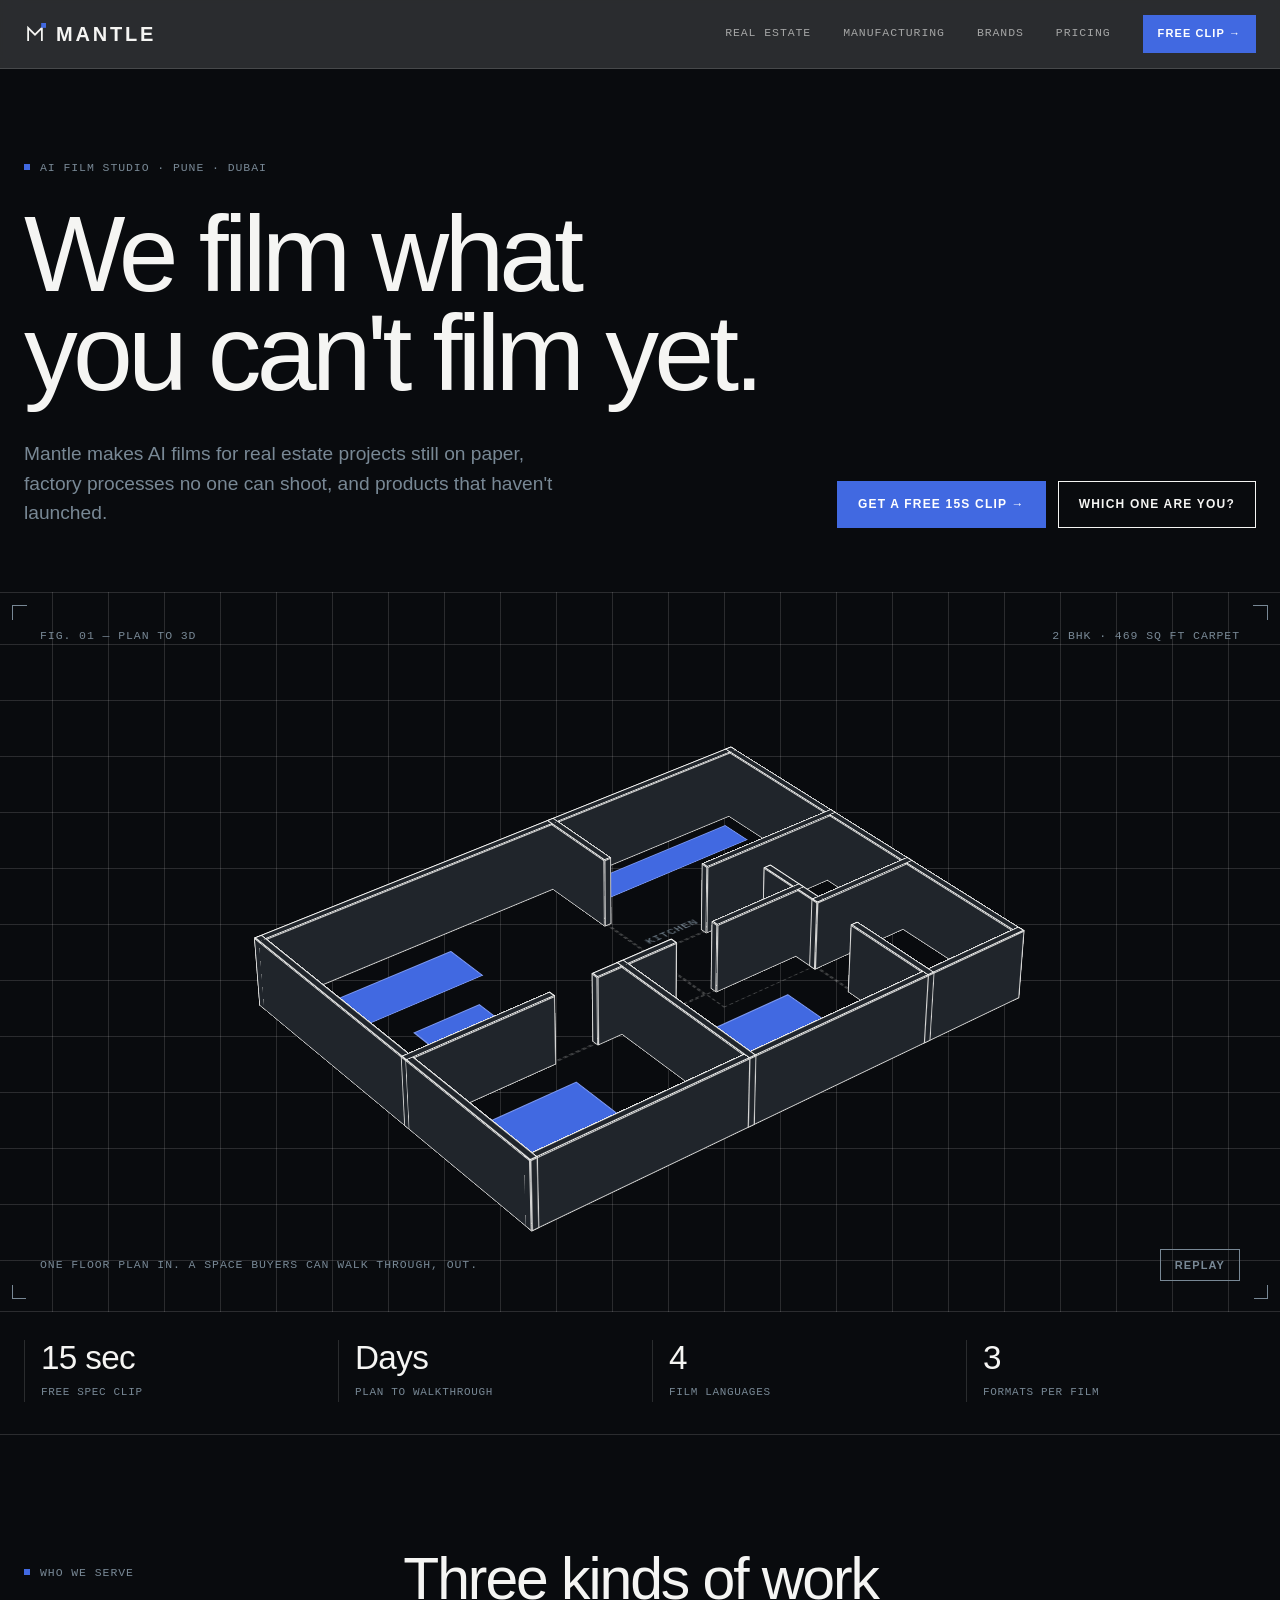
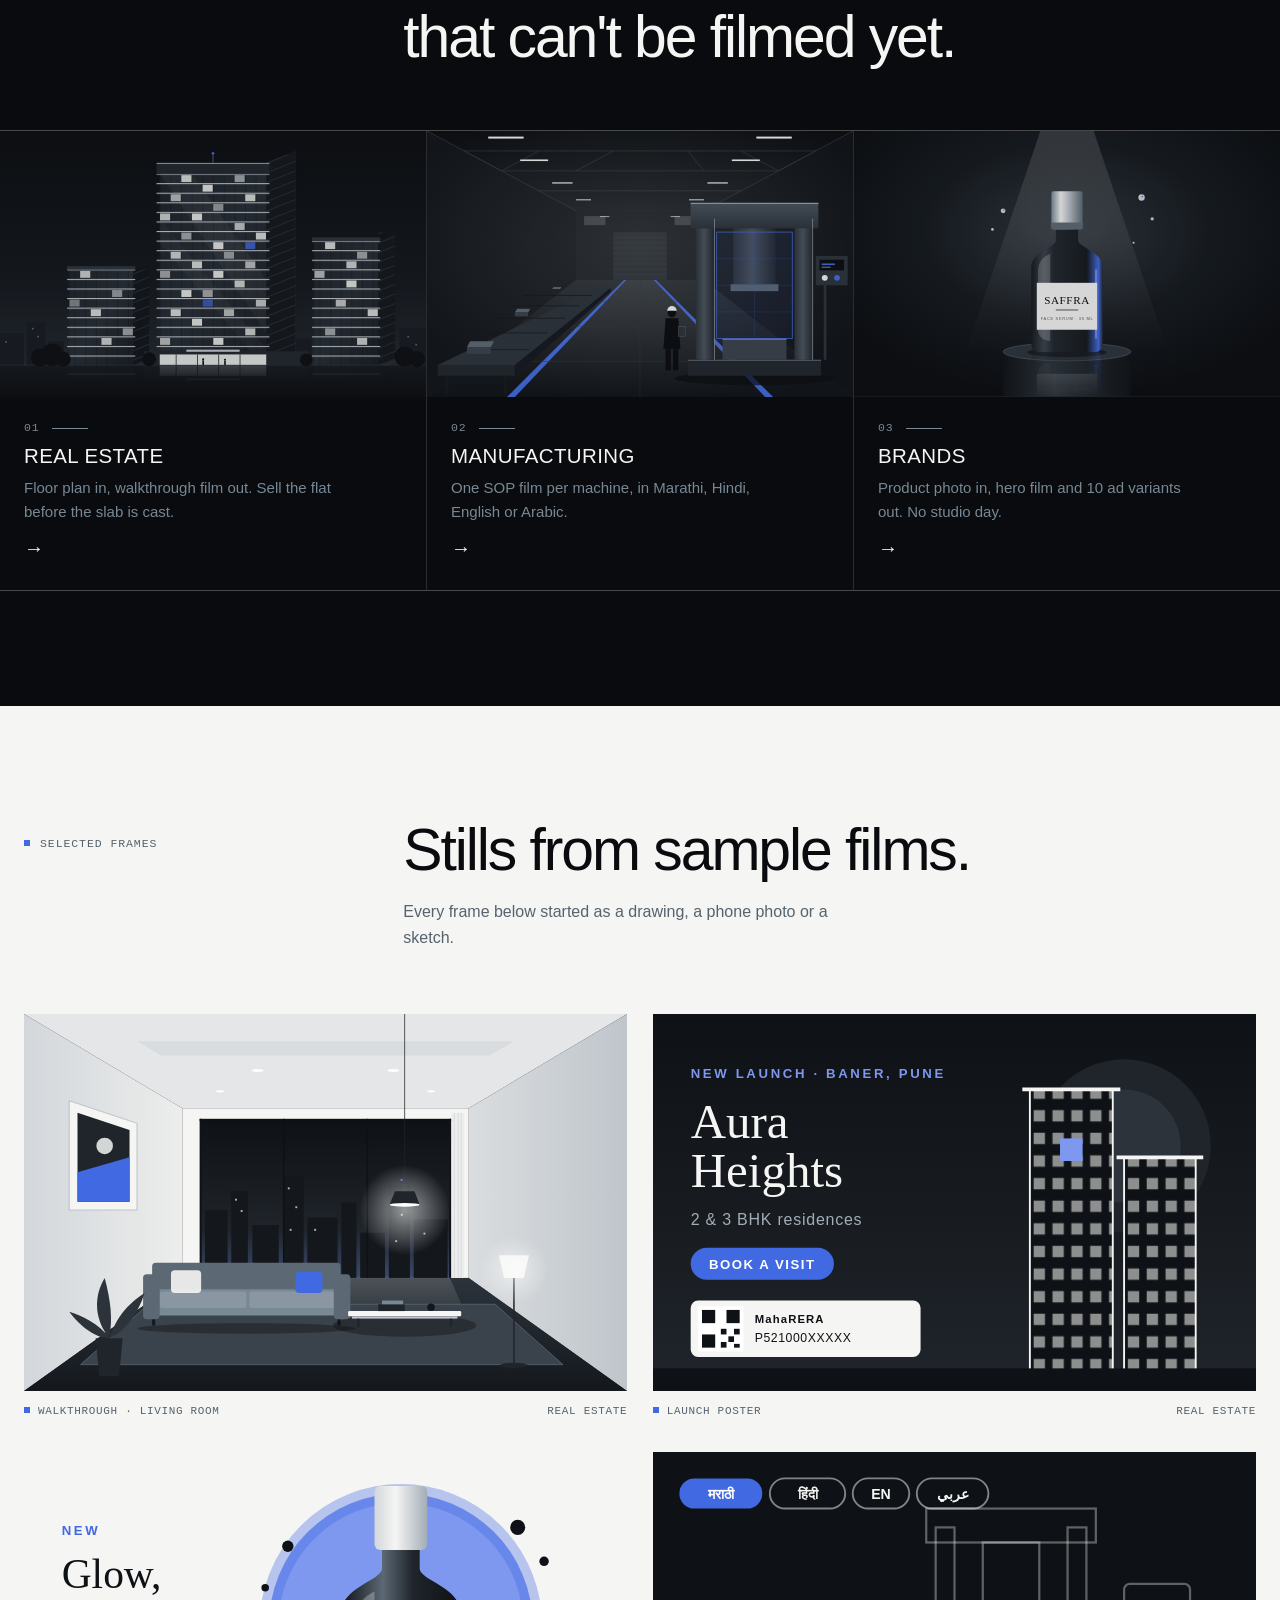
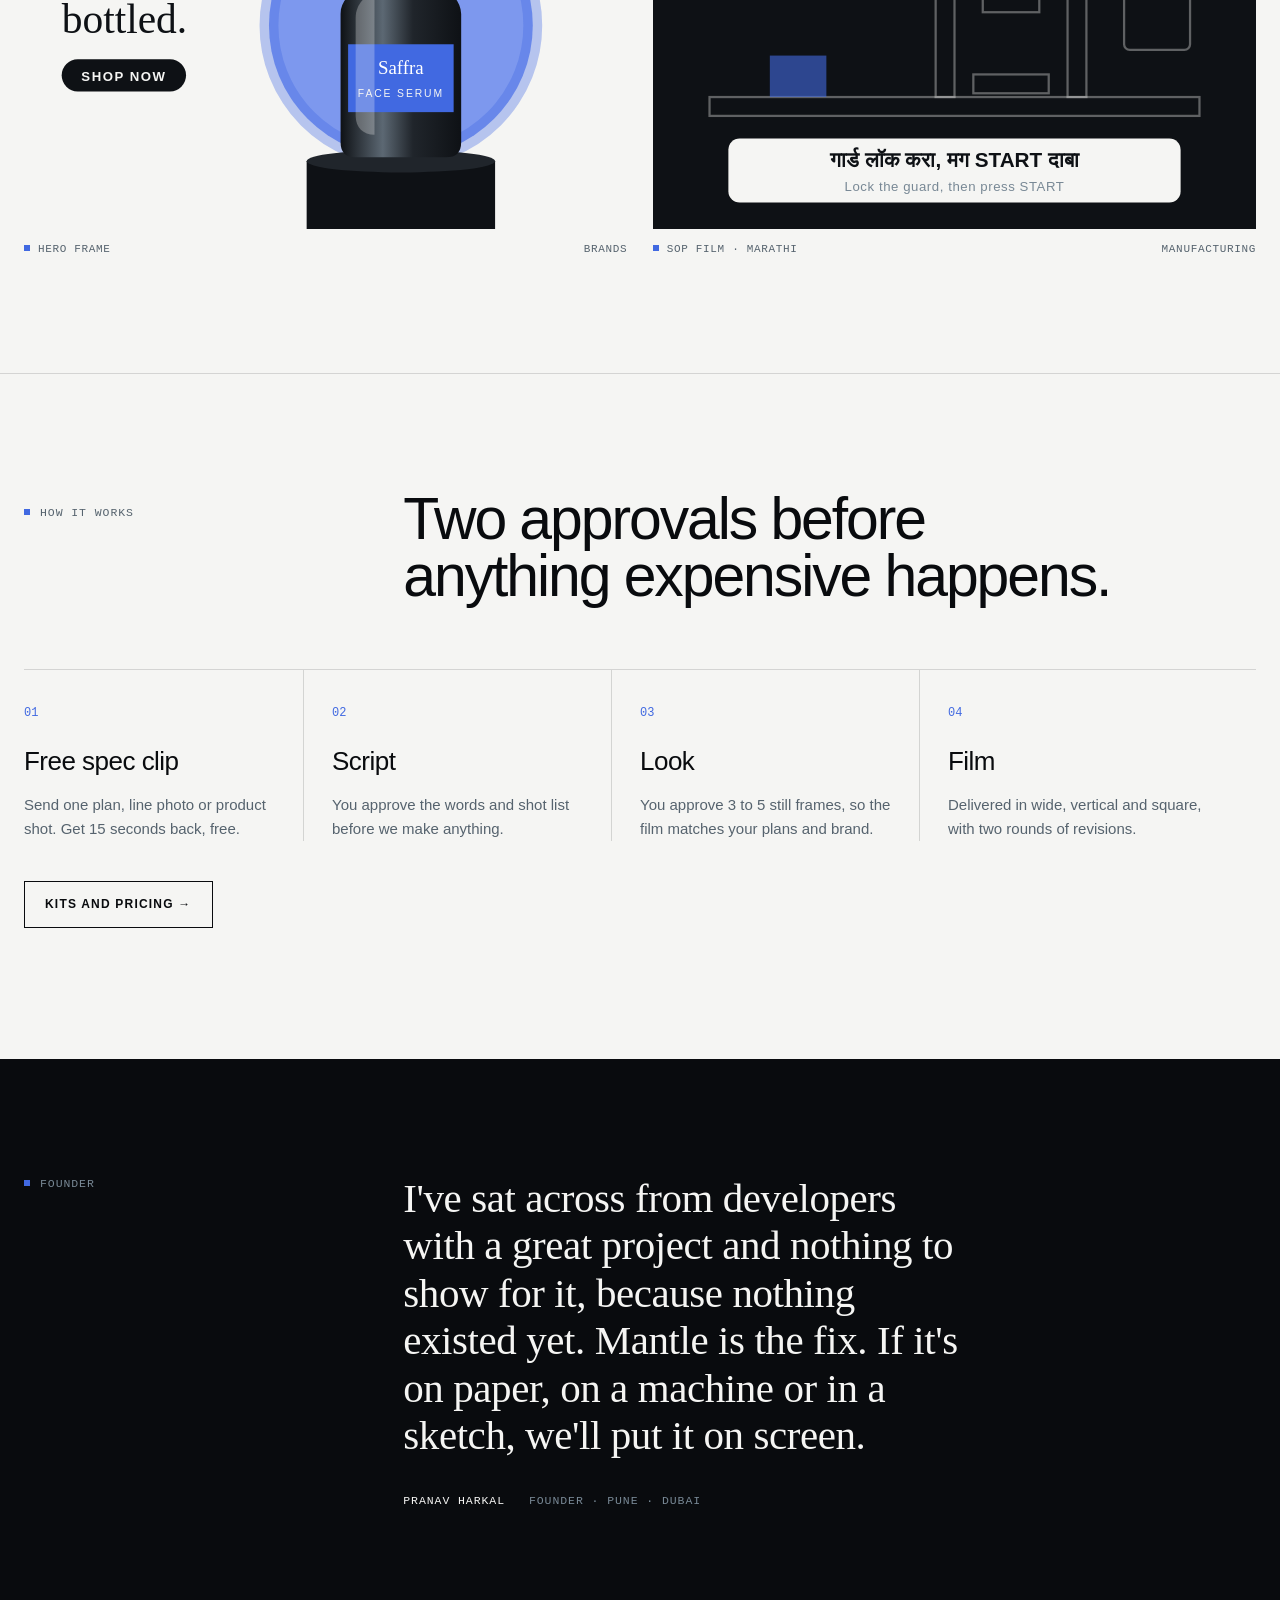
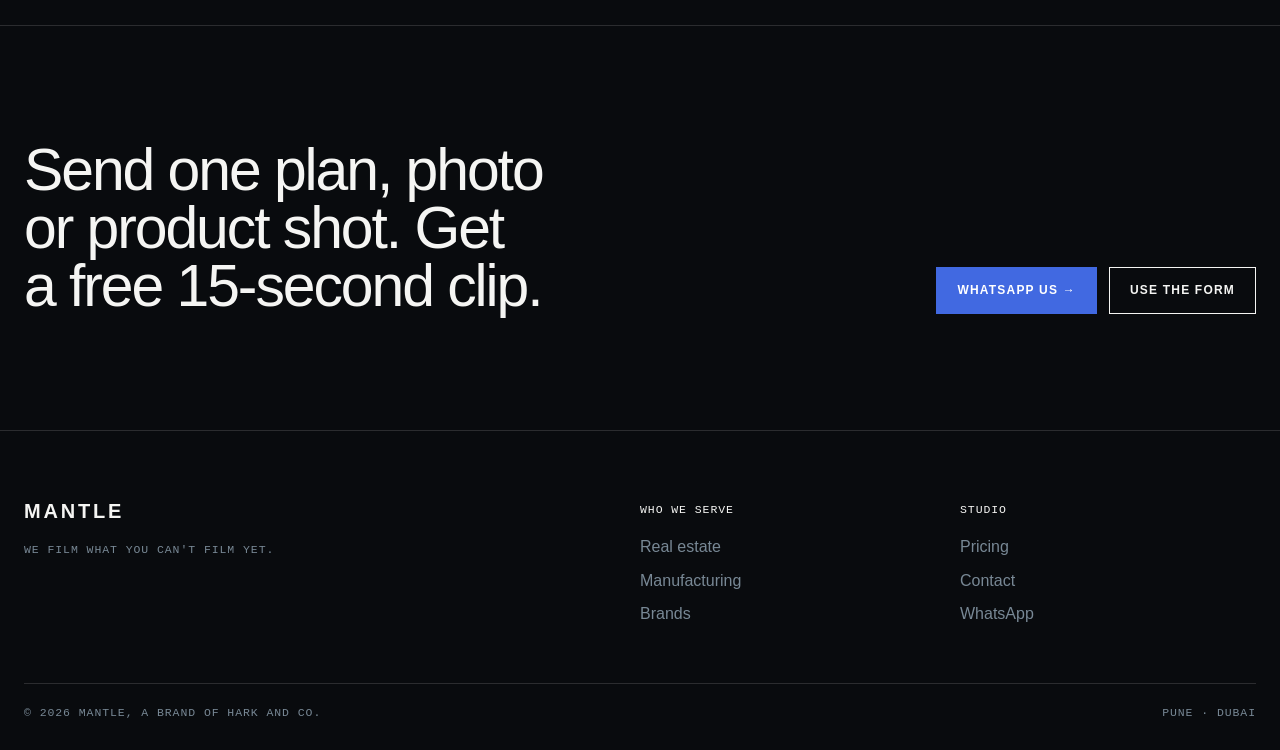
<file: index.html>
<!doctype html>
<html lang="en">
<head>
<meta charset="utf-8">
<meta name="viewport" content="width=device-width, initial-scale=1, viewport-fit=cover">
<title>Mantle | AI films for what you can't film yet</title>
<meta name="description" content="Mantle makes AI films for unbuilt real estate projects, factory training and SOPs, and unlaunched products. Pune and Dubai.">
<meta property="og:title" content="Mantle | We film what you can't film yet">
<meta property="og:description" content="AI films for unbuilt projects, unseen processes and unlaunched products. Send one floor plan, get a free 15-second clip.">
<meta property="og:type" content="website">
<meta name="theme-color" content="#090B0E">
<link rel="icon" href="data:image/svg+xml,%3Csvg xmlns='http://www.w3.org/2000/svg' viewBox='0 0 32 32'%3E%3Crect width='32' height='32' fill='%23090B0E'/%3E%3Cpath d='M8 24V9l8 8 8-8v15' fill='none' stroke='%23F5F5F3' stroke-width='2.6'/%3E%3Crect x='23' y='3' width='6' height='6' fill='%234169E1'/%3E%3C/svg%3E">
<link rel="preconnect" href="https://api.fontshare.com">
<link rel="preconnect" href="https://cdn.fontshare.com" crossorigin>
<link rel="stylesheet" href="https://api.fontshare.com/v2/css?f[]=general-sans@500,600&f[]=satoshi@400,500,700&f[]=zodiak@300&display=swap">
<link rel="stylesheet" href="styles.css">
<script>document.documentElement.classList.add('js')</script>
</head>
<body class="top-dark">
<header>
  <div class="wrap bar">
    <a class="wordmark" href="index.html" aria-label="Mantle home"><svg viewBox="0 0 32 32" aria-hidden="true"><path d="M6 26V7l10 10 10-10v19" fill="none" stroke="currentColor" stroke-width="2.6"/><rect x="25" y="0" width="7" height="7" fill="#4169E1"/></svg>MANTLE</a>
    <button class="btn sm menu" type="button" aria-expanded="false" aria-controls="nav">Menu</button>
    <nav id="nav" aria-label="Main">
      <a class="label" href="developers.html">Real estate</a>
      <a class="label" href="manufacturers.html">Manufacturing</a>
      <a class="label" href="brands.html">Brands</a>
      <a class="label" href="pricing.html">Pricing</a>
      <a class="btn sm primary" href="contact.html">Free clip →</a>
    </nav>
  </div>
</header>

<main>
  <section class="dark">
    <div class="wrap hero">
      <div class="label idx muted">AI film studio · Pune · Dubai</div>
      <h1 style="margin-top:28px">We film what you can't film yet.</h1>
      <div class="sub">
        <p class="lead">Mantle makes AI films for real estate projects still on paper, factory processes no one can shoot, and products that haven't launched.</p>
        <div class="ctas">
          <a class="btn primary" href="https://wa.me/919834437383?text=Hi%20Mantle%2C%20I%27d%20like%20a%20free%2015-second%20clip." target="_blank" rel="noopener">Get a free 15s clip →</a>
          <a class="btn" href="#who">Which one are you?</a>
        </div>
      </div>
    </div>
    <figure class="stage crop" id="figure" aria-label="Animated wireframe of a 2 BHK floor plan rising into a 3D model" style="margin-bottom:0;margin-inline:0">
      <span class="c1"></span><span class="c2"></span>
      <div class="meta t label"><span>Fig. 01 — Plan to 3D</span><span class="hide-sm">2 BHK · 469 sq ft carpet</span></div>
      <div id="fit"><div id="plan"></div></div>
      <div class="meta b label"><span class="hide-sm">One floor plan in. A space buyers can walk through, out.</span><button class="btn sm" type="button" id="replay">Replay</button></div>
    </figure>
    <div class="wrap facts">
      <div><strong>15 sec</strong><span>Free spec clip</span></div>
      <div><strong>Days</strong><span>Plan to walkthrough</span></div>
      <div><strong>4</strong><span>Film languages</span></div>
      <div><strong>3</strong><span>Formats per film</span></div>
    </div>
  </section>

  <section class="block dark" id="who">
    <div class="wrap">
      <div class="sec-head"><span class="label idx muted">Who we serve</span><h2>Three kinds of work that can't be filmed yet.</h2></div>
    </div>
    <div class="tiles">
      <a class="tile" href="developers.html">
        <div class="img"><img src="renders/render-tower.svg" alt="Residential towers at dusk" loading="lazy"></div>
        <div class="body"><span class="top-l label">01</span><h3>Real estate</h3><p>Floor plan in, walkthrough film out. Sell the flat before the slab is cast.</p><span class="arr" aria-hidden="true">→</span></div>
      </a>
      <a class="tile" href="manufacturers.html">
        <div class="img"><img src="renders/render-factory.svg" alt="Factory hall with a press station and conveyor" loading="lazy"></div>
        <div class="body"><span class="top-l label">02</span><h3>Manufacturing</h3><p>One SOP film per machine, in Marathi, Hindi, English or Arabic.</p><span class="arr" aria-hidden="true">→</span></div>
      </a>
      <a class="tile" href="brands.html">
        <div class="img"><img src="renders/render-product.svg" alt="Serum bottle under a studio spotlight" loading="lazy"></div>
        <div class="body"><span class="top-l label">03</span><h3>Brands</h3><p>Product photo in, hero film and 10 ad variants out. No studio day.</p><span class="arr" aria-hidden="true">→</span></div>
      </a>
    </div>
  </section>

  <section class="block light">
    <div class="wrap">
      <div class="sec-head"><span class="label idx muted">Selected frames</span><div><h2>Stills from sample films.</h2><p>Every frame below started as a drawing, a phone photo or a sketch.</p></div></div>
      <div class="showcase">
        <figure class="frame rise"><div class="img"><img src="renders/render-interior.svg" alt="Furnished living room with a city view at dusk" loading="lazy"></div><figcaption><b>Walkthrough · Living room</b><span>Real estate</span></figcaption></figure>
        <figure class="frame rise"><div class="img"><img src="shots/dev-4-poster.svg" alt="Launch poster for a residential tower" loading="lazy"></div><figcaption><b>Launch poster</b><span>Real estate</span></figcaption></figure>
        <figure class="frame rise"><div class="img"><img src="shots/brand-3-hero.svg" alt="Hero frame of a serum bottle on a pedestal" loading="lazy"></div><figcaption><b>Hero frame</b><span>Brands</span></figcaption></figure>
        <figure class="frame rise"><div class="img"><img src="shots/mfg-4-language.svg" alt="SOP film frame with Marathi subtitles" loading="lazy"></div><figcaption><b>SOP film · Marathi</b><span>Manufacturing</span></figcaption></figure>
      </div>
    </div>
  </section>

  <section class="block light" id="how">
    <div class="wrap">
      <div class="sec-head"><span class="label idx muted">How it works</span><h2>Two approvals before anything expensive happens.</h2></div>
      <div class="steps">
        <div class="rise"><span class="n">01</span><h4>Free spec clip</h4><p>Send one plan, line photo or product shot. Get 15 seconds back, free.</p></div>
        <div class="rise"><span class="n">02</span><h4>Script</h4><p>You approve the words and shot list before we make anything.</p></div>
        <div class="rise"><span class="n">03</span><h4>Look</h4><p>You approve 3 to 5 still frames, so the film matches your plans and brand.</p></div>
        <div class="rise"><span class="n">04</span><h4>Film</h4><p>Delivered in wide, vertical and square, with two rounds of revisions.</p></div>
      </div>
      <p style="margin-top:40px"><a class="btn" href="pricing.html">Kits and pricing →</a></p>
    </div>
  </section>

  <section class="block dark" id="founder">
    <div class="wrap founder">
      <span class="label idx muted">Founder</span>
      <div>
        <blockquote>I've sat across from developers with a great project and nothing to show for it, because nothing existed yet. Mantle is the fix. If it's on paper, on a machine or in a sketch, we'll put it on screen.</blockquote>
        <div class="who"><span class="label">Pranav Harkal</span><span class="label muted">Founder · Pune · Dubai</span></div>
      </div>
    </div>
  </section>

  <section class="block dark">
    <div class="wrap band">
      <h2>Send one plan, photo or product shot. Get a free 15-second clip.</h2>
      <div class="ctas"><a class="btn primary" href="https://wa.me/919834437383?text=Hi%20Mantle%2C%20I%27d%20like%20a%20free%2015-second%20clip." target="_blank" rel="noopener">WhatsApp us →</a><a class="btn" href="contact.html">Use the form</a></div>
    </div>
  </section>
</main>

<footer>
  <div class="wrap">
    <div><a class="wordmark" href="index.html">MANTLE</a><p class="label" style="margin:14px 0 0">We film what you can't film yet.</p></div>
    <div><span class="label h">Who we serve</span><ul><li><a href="developers.html">Real estate</a></li><li><a href="manufacturers.html">Manufacturing</a></li><li><a href="brands.html">Brands</a></li></ul></div>
    <div><span class="label h">Studio</span><ul><li><a href="pricing.html">Pricing</a></li><li><a href="contact.html">Contact</a></li><li><a href="https://wa.me/919834437383" target="_blank" rel="noopener">WhatsApp</a></li></ul></div>
    <div class="legal"><span class="label">© 2026 Mantle, a brand of Hark and Co.</span><span class="label">Pune · Dubai</span></div>
  </div>
</footer>
<script src="site.js"></script>
</body>
</html>
</file>
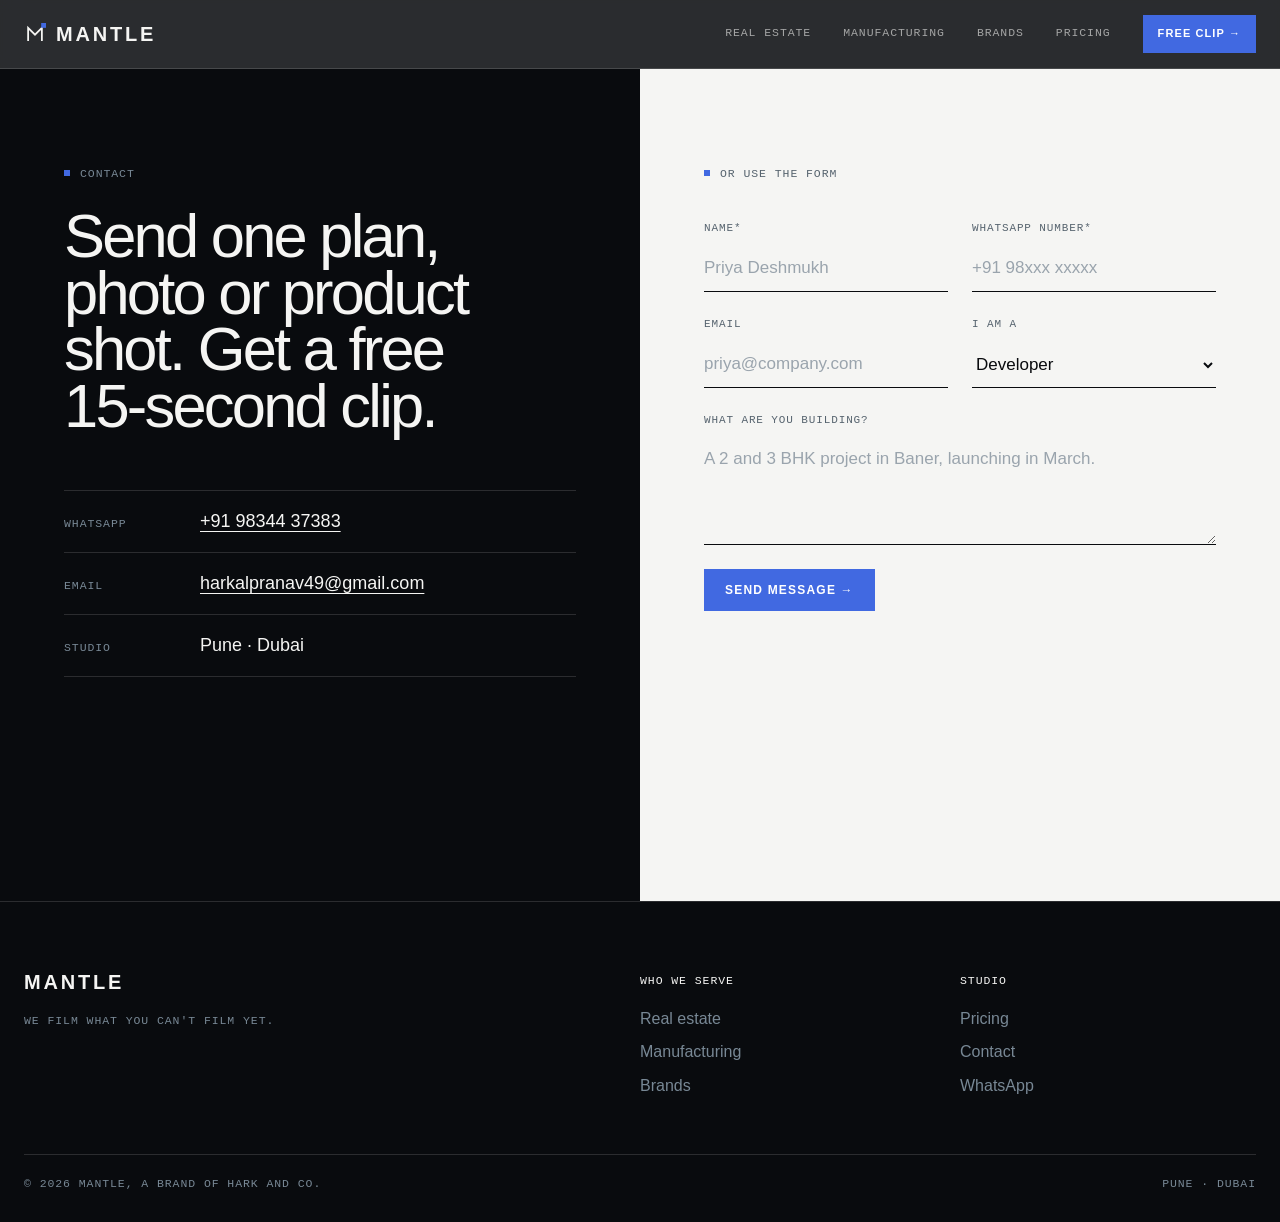
<file: contact.html>
<!doctype html>
<html lang="en">
<head>
<meta charset="utf-8">
<meta name="viewport" content="width=device-width, initial-scale=1, viewport-fit=cover">
<title>Contact | Mantle</title>
<meta name="description" content="Send one plan, photo or product shot and get a free 15-second clip. WhatsApp +91 98344 37383. Pune and Dubai.">
<meta property="og:title" content="Mantle | Get a free 15-second clip">
<meta property="og:description" content="Send one plan, photo or product shot. Get a free 15-second clip.">
<meta property="og:type" content="website">
<meta name="theme-color" content="#090B0E">
<link rel="icon" href="data:image/svg+xml,%3Csvg xmlns='http://www.w3.org/2000/svg' viewBox='0 0 32 32'%3E%3Crect width='32' height='32' fill='%23090B0E'/%3E%3Cpath d='M8 24V9l8 8 8-8v15' fill='none' stroke='%23F5F5F3' stroke-width='2.6'/%3E%3Crect x='23' y='3' width='6' height='6' fill='%234169E1'/%3E%3C/svg%3E">
<link rel="preconnect" href="https://api.fontshare.com">
<link rel="preconnect" href="https://cdn.fontshare.com" crossorigin>
<link rel="stylesheet" href="https://api.fontshare.com/v2/css?f[]=general-sans@500,600&f[]=satoshi@400,500,700&f[]=zodiak@300&display=swap">
<link rel="stylesheet" href="styles.css">
<script>document.documentElement.classList.add('js')</script>
</head>
<body class="top-dark">
<header>
  <div class="wrap bar">
    <a class="wordmark" href="index.html" aria-label="Mantle home"><svg viewBox="0 0 32 32" aria-hidden="true"><path d="M6 26V7l10 10 10-10v19" fill="none" stroke="currentColor" stroke-width="2.6"/><rect x="25" y="0" width="7" height="7" fill="#4169E1"/></svg>MANTLE</a>
    <button class="btn sm menu" type="button" aria-expanded="false" aria-controls="nav">Menu</button>
    <nav id="nav" aria-label="Main">
      <a class="label" href="developers.html">Real estate</a>
      <a class="label" href="manufacturers.html">Manufacturing</a>
      <a class="label" href="brands.html">Brands</a>
      <a class="label" href="pricing.html">Pricing</a>
      <a class="btn sm primary" href="contact.html" aria-current="page">Free clip →</a>
    </nav>
  </div>
</header>

<main>
  <section class="contact-split" id="contact">
    <div class="dark">
      <span class="label idx muted">Contact</span>
      <h1>Send one plan, photo or product shot. Get a free 15-second clip.</h1>
      <div class="direct">
        <div><span class="label muted">WhatsApp</span><a class="v" href="https://wa.me/919834437383?text=Hi%20Mantle%2C%20I%27d%20like%20a%20free%2015-second%20clip." target="_blank" rel="noopener">+91 98344 37383</a></div>
        <div><span class="label muted">Email</span><a class="v" href="mailto:harkalpranav49@gmail.com">harkalpranav49@gmail.com</a></div>
        <div><span class="label muted">Studio</span><span class="v">Pune · Dubai</span></div>
      </div>
    </div>
    <div class="light">
      <span class="label idx muted">Or use the form</span>
      <form name="contact" method="POST" data-netlify="true" netlify-honeypot="bot-field" id="form" style="margin-top:36px">
        <input type="hidden" name="form-name" value="contact">
        <p class="hp"><label>Leave this empty <input name="bot-field" id="bot-field"></label></p>
        <div class="two">
          <div class="fld"><label for="f-name">Name*</label><input id="f-name" name="name" required autocomplete="name" placeholder="Priya Deshmukh"></div>
          <div class="fld"><label for="f-phone">WhatsApp number*</label><input id="f-phone" name="phone" required type="tel" autocomplete="tel" placeholder="+91 98xxx xxxxx"></div>
        </div>
        <div class="two">
          <div class="fld"><label for="f-email">Email</label><input id="f-email" name="email" type="email" autocomplete="email" placeholder="priya@company.com"></div>
          <div class="fld"><label for="f-type">I am a</label><select id="f-type" name="type"><option>Developer</option><option>Manufacturer</option><option>Brand or other</option></select></div>
        </div>
        <div class="fld"><label for="f-msg">What are you building?</label><textarea id="f-msg" name="message" placeholder="A 2 and 3 BHK project in Baner, launching in March."></textarea></div>
        <div style="display:flex;flex-wrap:wrap;align-items:center;gap:16px"><button class="btn primary" type="submit">Send message →</button><span class="status" id="status" role="status"></span></div>
      </form>
    </div>
  </section>
</main>

<footer>
  <div class="wrap">
    <div><a class="wordmark" href="index.html">MANTLE</a><p class="label" style="margin:14px 0 0">We film what you can't film yet.</p></div>
    <div><span class="label h">Who we serve</span><ul><li><a href="developers.html">Real estate</a></li><li><a href="manufacturers.html">Manufacturing</a></li><li><a href="brands.html">Brands</a></li></ul></div>
    <div><span class="label h">Studio</span><ul><li><a href="pricing.html">Pricing</a></li><li><a href="contact.html">Contact</a></li><li><a href="https://wa.me/919834437383" target="_blank" rel="noopener">WhatsApp</a></li></ul></div>
    <div class="legal"><span class="label">© 2026 Mantle, a brand of Hark and Co.</span><span class="label">Pune · Dubai</span></div>
  </div>
</footer>
<script src="site.js"></script>
</body>
</html>
</file>
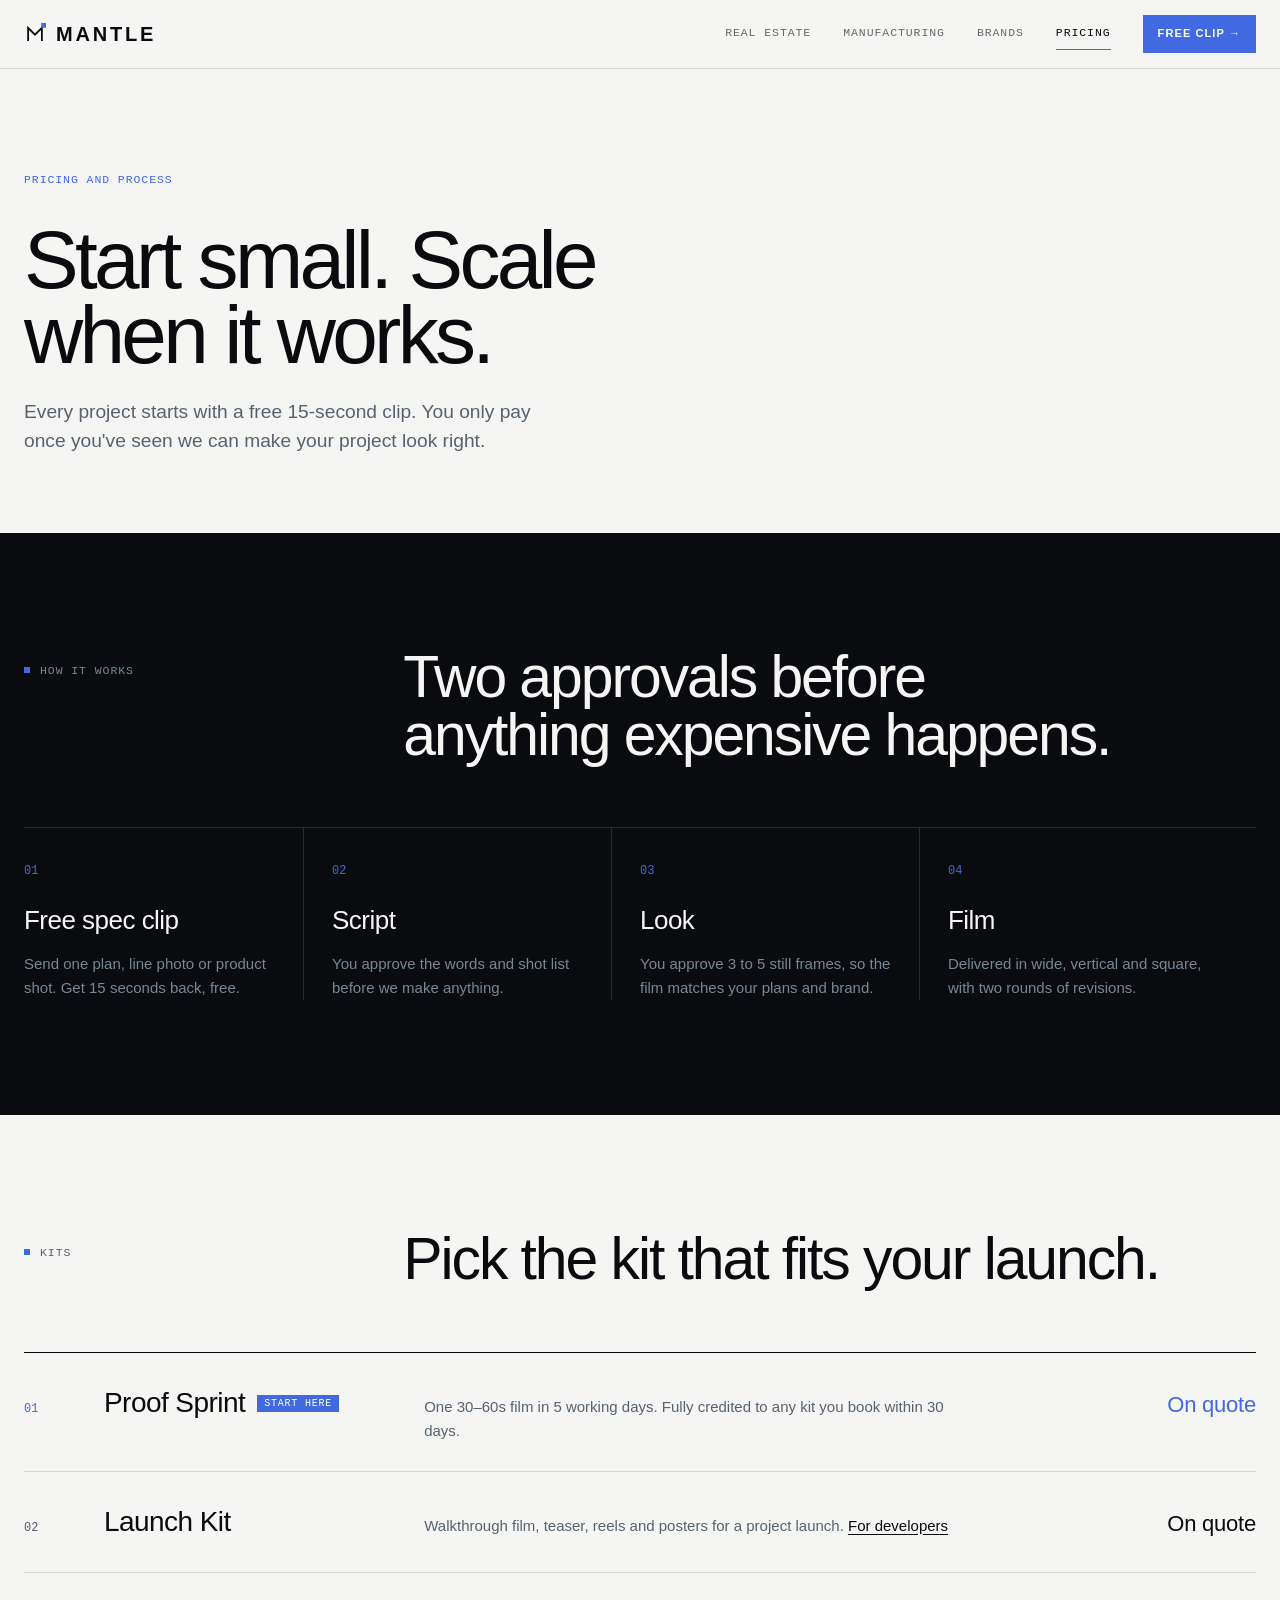
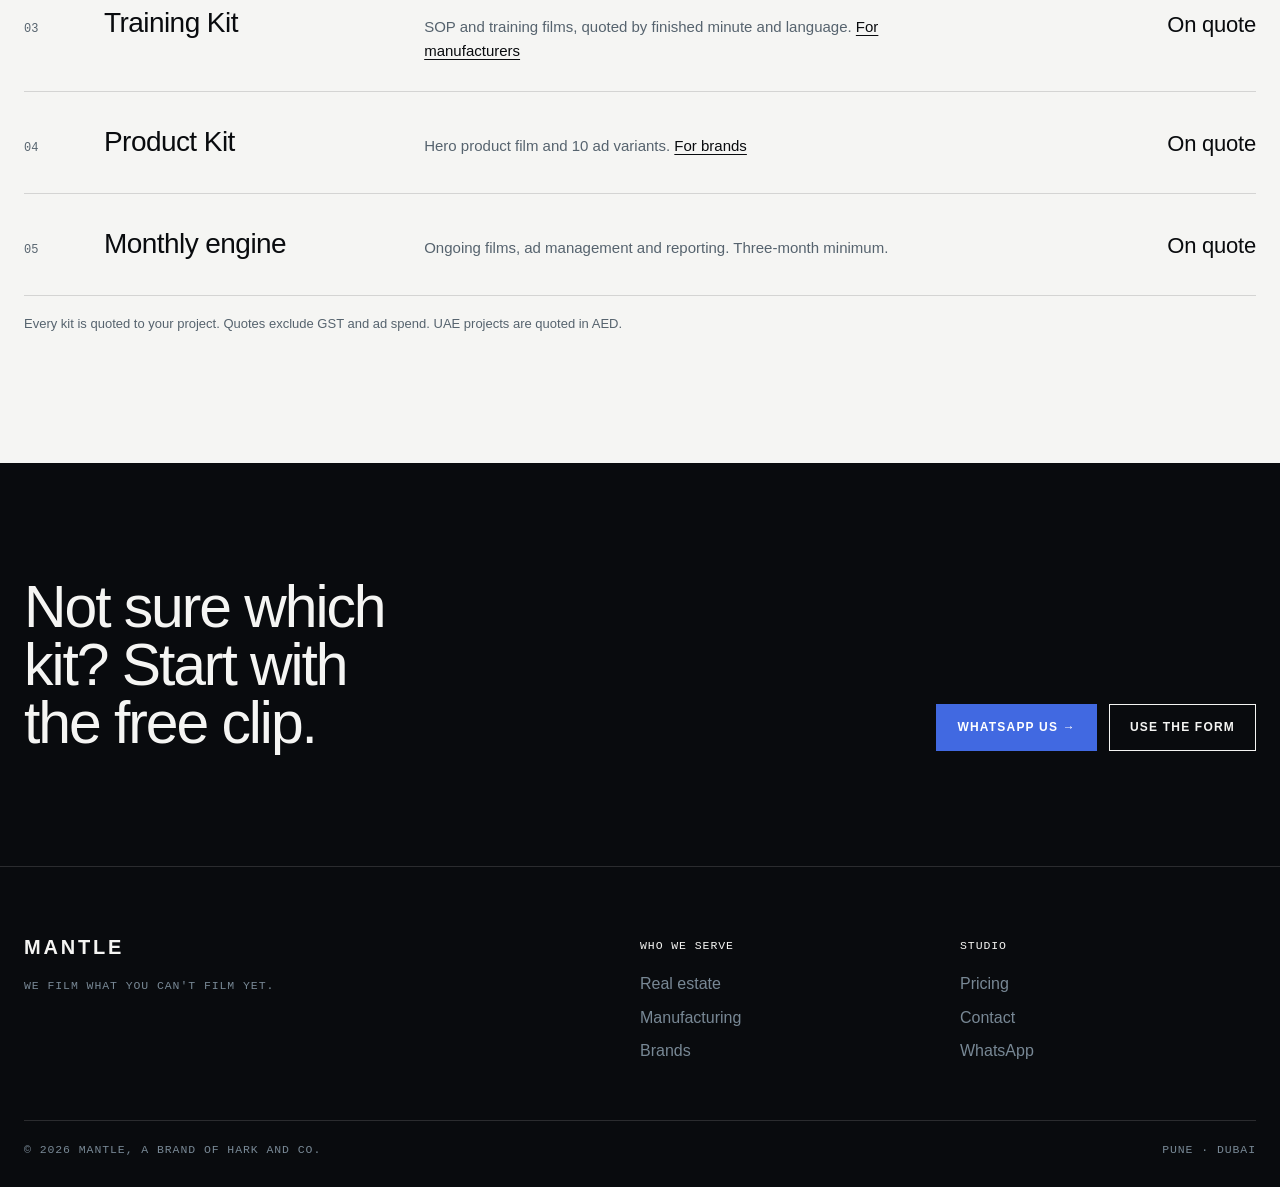
<file: pricing.html>
<!doctype html>
<html lang="en">
<head>
<meta charset="utf-8">
<meta name="viewport" content="width=device-width, initial-scale=1, viewport-fit=cover">
<title>Pricing and process | Mantle</title>
<meta name="description" content="How Mantle works and what it costs: a free spec clip, two approvals, then the film. Every kit is quoted to your project.">
<meta property="og:title" content="Mantle | Pricing and process">
<meta property="og:description" content="Start small with a free 15-second clip. Every kit is quoted to your project.">
<meta property="og:type" content="website">
<meta name="theme-color" content="#F5F5F3">
<link rel="icon" href="data:image/svg+xml,%3Csvg xmlns='http://www.w3.org/2000/svg' viewBox='0 0 32 32'%3E%3Crect width='32' height='32' fill='%23090B0E'/%3E%3Cpath d='M8 24V9l8 8 8-8v15' fill='none' stroke='%23F5F5F3' stroke-width='2.6'/%3E%3Crect x='23' y='3' width='6' height='6' fill='%234169E1'/%3E%3C/svg%3E">
<link rel="preconnect" href="https://api.fontshare.com">
<link rel="preconnect" href="https://cdn.fontshare.com" crossorigin>
<link rel="stylesheet" href="https://api.fontshare.com/v2/css?f[]=general-sans@500,600&f[]=satoshi@400,500,700&f[]=zodiak@300&display=swap">
<link rel="stylesheet" href="styles.css">
<script>document.documentElement.classList.add('js')</script>
</head>
<body>
<header>
  <div class="wrap bar">
    <a class="wordmark" href="index.html" aria-label="Mantle home"><svg viewBox="0 0 32 32" aria-hidden="true"><path d="M6 26V7l10 10 10-10v19" fill="none" stroke="currentColor" stroke-width="2.6"/><rect x="25" y="0" width="7" height="7" fill="#4169E1"/></svg>MANTLE</a>
    <button class="btn sm menu" type="button" aria-expanded="false" aria-controls="nav">Menu</button>
    <nav id="nav" aria-label="Main">
      <a class="label" href="developers.html">Real estate</a>
      <a class="label" href="manufacturers.html">Manufacturing</a>
      <a class="label" href="brands.html">Brands</a>
      <a class="label" href="pricing.html" aria-current="page">Pricing</a>
      <a class="btn sm primary" href="contact.html">Free clip →</a>
    </nav>
  </div>
</header>

<main>
  <section class="light">
    <div class="wrap page-hero">
      <div class="crumb label blue">Pricing and process</div>
      <h1>Start small. Scale when it works.</h1>
      <p class="lead">Every project starts with a free 15-second clip. You only pay once you've seen we can make your project look right.</p>
    </div>
  </section>

  <section class="block dark">
    <div class="wrap">
      <div class="sec-head"><span class="label idx muted">How it works</span><h2>Two approvals before anything expensive happens.</h2></div>
      <div class="steps">
        <div class="rise"><span class="n">01</span><h4>Free spec clip</h4><p>Send one plan, line photo or product shot. Get 15 seconds back, free.</p></div>
        <div class="rise"><span class="n">02</span><h4>Script</h4><p>You approve the words and shot list before we make anything.</p></div>
        <div class="rise"><span class="n">03</span><h4>Look</h4><p>You approve 3 to 5 still frames, so the film matches your plans and brand.</p></div>
        <div class="rise"><span class="n">04</span><h4>Film</h4><p>Delivered in wide, vertical and square, with two rounds of revisions.</p></div>
      </div>
    </div>
  </section>

  <section class="block light">
    <div class="wrap">
      <div class="sec-head"><span class="label idx muted">Kits</span><h2>Pick the kit that fits your launch.</h2></div>
      <div class="kits">
        <div class="kit hot"><span class="no">01</span><h4>Proof Sprint</h4><p>One 30–60s film in 5 working days. Fully credited to any kit you book within 30 days.</p><span class="amt">On quote</span></div>
        <div class="kit"><span class="no">02</span><h4>Launch Kit</h4><p>Walkthrough film, teaser, reels and posters for a project launch. <a href="developers.html">For developers</a></p><span class="amt">On quote</span></div>
        <div class="kit"><span class="no">03</span><h4>Training Kit</h4><p>SOP and training films, quoted by finished minute and language. <a href="manufacturers.html">For manufacturers</a></p><span class="amt">On quote</span></div>
        <div class="kit"><span class="no">04</span><h4>Product Kit</h4><p>Hero product film and 10 ad variants. <a href="brands.html">For brands</a></p><span class="amt">On quote</span></div>
        <div class="kit"><span class="no">05</span><h4>Monthly engine</h4><p>Ongoing films, ad management and reporting. Three-month minimum.</p><span class="amt">On quote</span></div>
      </div>
      <p class="fine">Every kit is quoted to your project. Quotes exclude GST and ad spend. UAE projects are quoted in AED.</p>
    </div>
  </section>

  <section class="block dark">
    <div class="wrap band">
      <h2>Not sure which kit? Start with the free clip.</h2>
      <div class="ctas"><a class="btn primary" href="https://wa.me/919834437383?text=Hi%20Mantle%2C%20I%27d%20like%20a%20free%2015-second%20clip." target="_blank" rel="noopener">WhatsApp us →</a><a class="btn" href="contact.html">Use the form</a></div>
    </div>
  </section>
</main>

<footer>
  <div class="wrap">
    <div><a class="wordmark" href="index.html">MANTLE</a><p class="label" style="margin:14px 0 0">We film what you can't film yet.</p></div>
    <div><span class="label h">Who we serve</span><ul><li><a href="developers.html">Real estate</a></li><li><a href="manufacturers.html">Manufacturing</a></li><li><a href="brands.html">Brands</a></li></ul></div>
    <div><span class="label h">Studio</span><ul><li><a href="pricing.html">Pricing</a></li><li><a href="contact.html">Contact</a></li><li><a href="https://wa.me/919834437383" target="_blank" rel="noopener">WhatsApp</a></li></ul></div>
    <div class="legal"><span class="label">© 2026 Mantle, a brand of Hark and Co.</span><span class="label">Pune · Dubai</span></div>
  </div>
</footer>
<script src="site.js"></script>
</body>
</html>
</file>
<file: styles.css>
/* Mantle design system: dark cinematic minimalism + architectural editorial.
   Obsidian  #090B0E  dark sections (showcase)
   Porcelain #F5F5F3  light sections (explanation)
   Graphite  #20252B  image frames, panels on dark
   Slate     #788895  muted text on dark; #56636E (darker Slate) for muted text on light
   Electric  #4169E1  the one accent: main buttons, current page, figure markers
   Square corners, thin divider lines, no gradients. */
:root{
  --obsidian:#090B0E; --porcelain:#F5F5F3; --graphite:#20252B; --slate:#788895; --slate-ink:#56636E; --blue:#4169E1;
  --line-l:rgba(9,11,14,.14); --line-d:rgba(245,245,243,.14);
  --display:'General Sans','Helvetica Neue',Arial,sans-serif;
  --serif:'Zodiak',Georgia,serif;
  --sans:'Satoshi','Helvetica Neue',Arial,sans-serif;
  --mono:ui-monospace,'SF Mono',Menlo,Consolas,monospace;
  color-scheme:light;
}
*{box-sizing:border-box}
html{scroll-behavior:smooth}
body{margin:0;background:var(--porcelain);color:var(--obsidian);font-family:var(--sans);font-size:16px;line-height:1.6;-webkit-font-smoothing:antialiased}
a{color:inherit}
img,video{max-width:100%;display:block}
.wrap{max-width:1320px;margin:0 auto;padding-left:max(24px,env(safe-area-inset-left,0px));padding-right:max(24px,env(safe-area-inset-right,0px))}
:focus-visible{outline:2px solid var(--blue);outline-offset:3px}

/* surfaces */
.dark{background:var(--obsidian);color:var(--porcelain)}
.graphite{background:var(--graphite);color:var(--porcelain)}
.light{background:var(--porcelain);color:var(--obsidian)}
.muted{color:var(--slate-ink)}
.dark .muted,.graphite .muted{color:var(--slate)}
.blue{color:var(--blue)}

/* labels: technical, monospace */
.label{font-family:var(--mono);font-size:11.5px;font-weight:500;letter-spacing:.08em;text-transform:uppercase}
.label.idx::before{content:"";display:inline-block;width:6px;height:6px;background:var(--blue);margin-right:10px;vertical-align:1px}

/* header */
header{position:sticky;top:0;z-index:20;background:rgba(245,245,243,.92);backdrop-filter:blur(10px);-webkit-backdrop-filter:blur(10px);border-bottom:1px solid var(--line-l);color:var(--obsidian)}
.top-dark header{background:rgba(9,11,14,.86);color:var(--porcelain);border-bottom-color:var(--line-d)}
.bar{display:flex;align-items:center;justify-content:space-between;gap:16px;height:68px}
.wordmark{display:flex;align-items:center;gap:10px;font-family:var(--display);font-weight:600;font-size:20px;letter-spacing:.14em;text-decoration:none}
.wordmark svg{width:22px;height:22px;flex:none}
nav{display:flex;align-items:center;gap:32px}
nav a.label{text-decoration:none;opacity:.6;padding-block:6px;border-bottom:1px solid transparent;transition:opacity .2s}
nav a.label:hover{opacity:1}
nav a.label[aria-current="page"]{opacity:1;border-bottom-color:var(--blue)}
.btn.menu{display:none}
@media (max-width:900px){
  .btn.menu{display:inline-flex}
  nav{position:absolute;top:68px;left:0;right:0;flex-direction:column;align-items:stretch;gap:0;background:var(--porcelain);border-bottom:1px solid var(--line-l);padding:8px 24px 24px;display:none}
  .top-dark nav{background:var(--obsidian);border-bottom-color:var(--line-d)}
  nav.open{display:flex}
  nav a.label{padding:16px 0;border-bottom:1px solid var(--line-l);font-size:13px;opacity:1}
  .top-dark nav a.label{border-bottom-color:var(--line-d)}
  nav a.label[aria-current="page"]{color:var(--blue);border-bottom-color:var(--line-l)}
  nav .btn{margin-top:18px;justify-content:center}
}

/* buttons: thin rectangles with an arrow */
.btn{display:inline-flex;align-items:center;gap:12px;border:1px solid currentColor;border-radius:0;padding:13px 20px;font-family:var(--sans);font-size:12px;font-weight:700;letter-spacing:.1em;text-transform:uppercase;text-decoration:none;background:transparent;color:inherit;cursor:pointer;transition:background .2s,color .2s,border-color .2s}
.btn:hover{background:var(--obsidian);border-color:var(--obsidian);color:var(--porcelain)}
.dark .btn:hover,.graphite .btn:hover,.top-dark header .btn:not(.primary):hover{background:var(--porcelain);border-color:var(--porcelain);color:var(--obsidian)}
.btn.primary{background:var(--blue);border-color:var(--blue);color:#fff}
.btn.primary:hover{background:var(--obsidian);border-color:var(--obsidian);color:#fff}
.dark .btn.primary:hover,.graphite .btn.primary:hover,.top-dark header .btn.primary:hover{background:var(--porcelain);border-color:var(--porcelain);color:var(--obsidian)}
.btn.sm{padding:9px 14px;font-size:11px}
.ctas{display:flex;flex-wrap:wrap;gap:12px}

/* type */
h1,h2,h3{font-family:var(--display);margin:0;text-wrap:balance}
h1{font-weight:500;font-size:clamp(46px,8.4vw,136px);line-height:.92;letter-spacing:-.045em}
h2{font-weight:500;font-size:clamp(34px,4.6vw,68px);line-height:.98;letter-spacing:-.035em}
h3{font-weight:500;font-size:clamp(22px,2.2vw,30px);line-height:1.1;letter-spacing:-.02em}
.lead{font-size:clamp(17px,1.5vw,20px);line-height:1.55;max-width:50ch;margin:24px 0 0;color:var(--slate-ink)}
.dark .lead,.graphite .lead{color:var(--slate)}

/* sections */
section.block{padding-block:clamp(72px,9vw,136px)}
.light+.light{border-top:1px solid var(--line-l)}
.dark+.dark{border-top:1px solid var(--line-d)}
.sec-head{display:grid;grid-template-columns:minmax(0,1fr) minmax(0,2.4fr);gap:24px;align-items:start;margin-bottom:clamp(40px,5vw,72px)}
.sec-head .label{padding-top:14px}
.sec-head p{margin:20px 0 0;max-width:52ch;color:var(--slate-ink)}
.dark .sec-head p{color:var(--slate)}
@media (max-width:760px){.sec-head{grid-template-columns:1fr;gap:12px}}

/* crop marks (viewfinder corners) */
.crop{position:relative}
.crop::before,.crop::after,.crop>.c1,.crop>.c2{content:"";position:absolute;width:14px;height:14px;border:0 solid var(--slate);z-index:3;pointer-events:none}
.crop::before{top:12px;left:12px;border-top-width:1px;border-left-width:1px}
.crop::after{top:12px;right:12px;border-top-width:1px;border-right-width:1px}
.crop>.c1{bottom:12px;left:12px;border-bottom-width:1px;border-left-width:1px}
.crop>.c2{bottom:12px;right:12px;border-bottom-width:1px;border-right-width:1px}

/* figure frames + captions */
.frame{margin:0}
.frame .img{position:relative;background:var(--graphite);overflow:hidden}
.frame img,.frame video{width:100%;height:100%;object-fit:cover}
.frame figcaption{display:flex;justify-content:space-between;gap:16px;padding-top:12px;font-family:var(--mono);font-size:11px;letter-spacing:.06em;text-transform:uppercase;color:var(--slate-ink)}
.dark .frame figcaption,.graphite .frame figcaption{color:var(--slate)}
.frame figcaption b{font-weight:500;color:inherit}
.frame figcaption b::before{content:"";display:inline-block;width:6px;height:6px;background:var(--blue);margin-right:8px;vertical-align:1px}

/* home hero: headline, then one dramatic object, then facts */
.hero{padding-block:clamp(48px,7vw,104px) 0}
.hero h1{max-width:13ch}
.hero .sub{display:grid;grid-template-columns:minmax(0,1fr) auto;gap:32px;align-items:end;margin-top:36px}
.hero .sub .lead{margin:0}
@media (max-width:760px){.hero .sub{grid-template-columns:1fr}}
.stage{margin-top:clamp(40px,5vw,64px);height:clamp(420px,62vw,720px);background:var(--obsidian);overflow:hidden;border-top:1px solid var(--line-d);border-bottom:1px solid var(--line-d);
  background-image:linear-gradient(var(--line-d) 1px,transparent 1px),linear-gradient(90deg,var(--line-d) 1px,transparent 1px);background-size:56px 56px;background-position:center}
.stage .meta{position:absolute;left:40px;right:40px;display:flex;justify-content:space-between;align-items:center;gap:12px;z-index:2;color:var(--slate)}
.stage .meta.t{top:34px}.stage .meta.b{bottom:30px}
@media (max-width:600px){.stage .meta{left:28px;right:28px}.stage .meta .hide-sm{display:none}}
.facts{display:grid;grid-template-columns:repeat(4,minmax(0,1fr));gap:24px;padding-block:28px 32px}
.facts div{border-left:1px solid var(--line-d);padding-left:16px}
.facts strong{display:block;font-family:var(--display);font-weight:500;font-size:clamp(24px,2.6vw,36px);letter-spacing:-.02em;line-height:1.1;color:var(--porcelain)}
.facts span{font-family:var(--mono);font-size:11px;letter-spacing:.06em;text-transform:uppercase;color:var(--slate)}
@media (max-width:760px){.facts{grid-template-columns:1fr 1fr;row-gap:20px}}

/* 3D plan */
#fit{position:absolute;left:50%;top:52%;width:0;height:0;perspective:2200px}
#plan{position:absolute;left:-200px;top:-150px;width:400px;height:300px;transform-style:preserve-3d;
  transform:translateY(calc(var(--r,1)*24px)) rotateX(calc(var(--r,1)*56deg)) rotateZ(calc(var(--r,1)*-38deg + var(--drift,0deg)))}
.room{position:absolute;border:1px dashed rgba(245,245,243,.25)}
.room b{position:absolute;left:7px;bottom:5px;font-family:var(--mono);font-size:9.5px;font-weight:500;letter-spacing:.06em;text-transform:uppercase;color:var(--slate)}
.f{position:absolute;background:var(--graphite);border:1px solid rgba(245,245,243,.85);backface-visibility:visible}
.f.fp{background:#2F55C4;border-color:var(--blue)}
.fh{transform-origin:50% 100%;transform:rotateX(-90deg) scaleY(var(--s))}
.fv{transform-origin:100% 50%;transform:rotateY(90deg) scaleX(var(--s))}
.top{position:absolute;background:var(--graphite);border:1px solid var(--porcelain);transform:translateZ(calc(var(--h)*var(--t,1)*1px))}
.top.fp{background:var(--blue);border-color:#7D98EE}

/* numbered image tiles */
.tiles{display:grid;grid-template-columns:repeat(3,minmax(0,1fr));gap:1px;background:var(--line-d);border-top:1px solid var(--line-d);border-bottom:1px solid var(--line-d)}
.tile{position:relative;display:block;background:var(--obsidian);text-decoration:none;overflow:hidden}
.tile .img{aspect-ratio:16/10;overflow:hidden;background:var(--graphite)}
.tile img{width:100%;height:100%;object-fit:cover;transition:transform .6s,opacity .4s;opacity:.85}
.tile:hover img{transform:scale(1.04);opacity:1}
.tile .body{padding:22px 24px 26px;display:grid;gap:8px}
.tile .top-l{display:flex;align-items:center;gap:12px;color:var(--slate)}
.tile .top-l::after{content:"";height:1px;width:36px;background:var(--slate)}
.tile h3{text-transform:uppercase;font-size:clamp(18px,1.6vw,22px);letter-spacing:.02em;font-weight:500}
.tile p{margin:0;color:var(--slate);font-size:15px;max-width:38ch}
.tile .arr{font-size:20px;transition:transform .2s;color:var(--porcelain)}
.tile:hover .arr{transform:translateX(6px);color:var(--blue)}
@media (max-width:900px){.tiles{grid-template-columns:1fr}}

/* showcase grid (home): 2x2 editorial, images at their native 16:10 */
.showcase{display:grid;grid-template-columns:repeat(2,minmax(0,1fr));gap:clamp(20px,2.4vw,36px) clamp(16px,2vw,28px)}
.showcase .frame .img{aspect-ratio:16/10}
@media (max-width:820px){.showcase{grid-template-columns:1fr}}

/* steps */
.steps{display:grid;grid-template-columns:repeat(4,minmax(0,1fr));border-top:1px solid var(--line-l)}
.steps>div{padding:28px 28px 0 0;border-right:1px solid var(--line-l);margin-right:28px}
.steps>div:last-child{border-right:0;margin-right:0}
.steps .n{font-family:var(--mono);font-size:12px;color:var(--blue)}
.steps h4{font-family:var(--display);font-weight:500;font-size:26px;letter-spacing:-.02em;margin:18px 0 10px}
.steps p{margin:0;color:var(--slate-ink);font-size:15px}
.dark .steps,.dark .steps>div{border-color:var(--line-d)}
.dark .steps p{color:var(--slate)}
@media (max-width:900px){.steps{grid-template-columns:repeat(2,minmax(0,1fr));row-gap:32px}.steps>div:nth-child(2){border-right:0;margin-right:0}}
@media (max-width:520px){.steps{grid-template-columns:1fr}.steps>div{border-right:0;margin-right:0}}

/* founder */
.founder{display:grid;grid-template-columns:minmax(0,1fr) minmax(0,2.4fr);gap:24px;align-items:start}
.founder blockquote{margin:0;font-family:var(--serif);font-weight:300;font-size:clamp(26px,3.2vw,46px);line-height:1.16;letter-spacing:-.01em;max-width:28ch}
.founder .who{margin-top:32px;display:flex;gap:24px;flex-wrap:wrap}
@media (max-width:760px){.founder{grid-template-columns:1fr}}

/* CTA band */
.band{display:flex;flex-wrap:wrap;align-items:flex-end;justify-content:space-between;gap:32px}
.band h2{max-width:16ch}

/* page hero (editorial) */
.page-hero{padding-block:clamp(56px,8vw,120px) clamp(48px,6vw,88px)}
.page-hero .crumb{margin-bottom:32px}
.page-hero .crumb a{text-decoration:none}
.page-hero .crumb a:hover{color:var(--blue)}
.page-hero .ctas{margin-top:36px}
.page-hero h1{font-size:clamp(42px,6.4vw,104px);max-width:14ch}
.hero-split{display:grid;grid-template-columns:minmax(0,1fr) minmax(0,1fr);gap:clamp(32px,5vw,80px);align-items:end}
.hero-split h1{font-size:clamp(40px,5.2vw,84px)}
@media (max-width:900px){.hero-split{grid-template-columns:1fr}}
.vs{display:grid;grid-template-columns:1fr 1fr;gap:32px;margin-top:56px;max-width:880px}
.vs div{border-top:1px solid var(--line-l);padding-top:14px}
.dark .vs div{border-top-color:var(--line-d)}
.vs div+div{border-top:2px solid var(--blue)}
.vs .label{display:block;margin-bottom:8px}
.vs div:first-child .label{color:var(--slate-ink)}
.dark .vs div:first-child .label{color:var(--slate)}
.vs div+div .label{color:var(--blue)}
.vs p{margin:0;font-size:17px}
.vs div:first-child p{color:var(--slate-ink);text-decoration:line-through;text-decoration-color:var(--line-l)}
.dark .vs div:first-child p{color:var(--slate);text-decoration-color:var(--line-d)}
@media (max-width:560px){.vs{grid-template-columns:1fr;gap:20px}}

/* full-bleed render */
.render .img{aspect-ratio:21/9}
@media (max-width:700px){.render .img{aspect-ratio:16/10}}

/* transformation: plan -> model */
.transform{display:grid;grid-template-columns:minmax(0,1fr) 64px minmax(0,1fr);align-items:center}
.transform .arrow{text-align:center;font-family:var(--mono);color:var(--blue);font-size:24px}
.transform .img{aspect-ratio:16/10}
@media (max-width:760px){.transform{grid-template-columns:1fr}.transform .arrow{padding:16px 0;transform:rotate(90deg)}}

/* storyboard shots */
.shots{display:grid;grid-template-columns:repeat(4,minmax(0,1fr));gap:1px;background:var(--line-d);border:1px solid var(--line-d)}
.shots.large{grid-template-columns:repeat(2,minmax(0,1fr))}
@media (max-width:900px){.shots{grid-template-columns:repeat(2,minmax(0,1fr))}}
@media (max-width:520px){.shots,.shots.large{grid-template-columns:1fr}}
.shot{margin:0;position:relative;background:var(--obsidian)}
.shot img{width:100%;aspect-ratio:16/10;object-fit:cover;opacity:.5;transition:opacity .4s}
.shot figcaption{display:flex;justify-content:space-between;gap:8px;padding:14px 16px 16px;font-family:var(--mono);font-size:11px;letter-spacing:.06em;text-transform:uppercase;color:var(--slate)}
.shot figcaption b{color:var(--porcelain);font-weight:500}
.shot .bar-p{position:absolute;left:0;right:0;top:0;height:2px;z-index:1}
.shot .bar-p i{display:block;height:100%;width:0;background:var(--blue)}
.shot.active img,.shot.seen img{opacity:1}
.shot.active .bar-p i{animation:fill var(--dur,1800ms) linear forwards}
.shot.seen .bar-p i{width:100%;background:var(--slate)}
@keyframes fill{to{width:100%}}
.shots-note{display:flex;flex-wrap:wrap;justify-content:space-between;align-items:center;gap:16px;margin-top:28px}

/* spec sheet */
.specs{display:grid;grid-template-columns:repeat(4,minmax(0,1fr));margin:0;border-top:1px solid var(--line-l);border-bottom:1px solid var(--line-l)}
.specs div{padding:24px 24px 24px 0;border-right:1px solid var(--line-l);margin-right:24px}
.specs div:last-child{border-right:0;margin-right:0}
.specs dt{font-family:var(--mono);font-size:11px;letter-spacing:.08em;text-transform:uppercase;color:var(--slate-ink)}
.specs dd{margin:10px 0 0;font-family:var(--display);font-weight:500;font-size:clamp(24px,2.6vw,36px);letter-spacing:-.02em;line-height:1.05}
@media (max-width:760px){.specs{grid-template-columns:1fr 1fr}.specs div:nth-child(2){border-right:0;margin-right:0}.specs div:nth-child(-n+2){border-bottom:1px solid var(--line-l)}}

/* technical console (manufacturing) */
.console{display:grid;grid-template-columns:minmax(0,1.7fr) minmax(0,1fr);gap:1px;background:var(--line-d);border:1px solid var(--line-d)}
.console>*{background:var(--obsidian)}
.console .view{position:relative}
.console .view img{width:100%;height:100%;object-fit:cover;aspect-ratio:16/10}
.console .panel{padding:22px 24px;display:flex;flex-direction:column}
.console .ph{display:flex;justify-content:space-between;align-items:center;padding-bottom:14px;border-bottom:1px solid var(--line-d)}
.console .live{display:inline-flex;align-items:center;gap:8px;color:var(--porcelain)}
.console .live::before{content:"";width:7px;height:7px;background:var(--blue);border-radius:50%}
.console dl{margin:0;display:grid}
.console dl div{display:flex;justify-content:space-between;gap:16px;padding:13px 0;border-bottom:1px solid var(--line-d);font-size:15px}
.console dt{color:var(--slate)}
.console dd{margin:0;font-family:var(--mono);font-size:13px;color:var(--porcelain)}
.console dd.ok::after{content:"";display:inline-block;width:6px;height:6px;background:var(--blue);margin-left:10px;vertical-align:1px}
.console .prog{margin-top:auto;padding-top:20px}
.console .prog .track{display:grid;grid-template-columns:repeat(7,1fr);gap:4px;margin-top:10px}
.console .prog .track i{height:4px;background:var(--graphite)}
.console .prog .track i.on{background:var(--blue)}
@media (max-width:860px){.console{grid-template-columns:1fr}}

/* offer */
.offer{display:grid;grid-template-columns:minmax(0,1fr) minmax(0,1fr);gap:clamp(32px,6vw,104px);align-items:start}
@media (max-width:860px){.offer{grid-template-columns:1fr}}
.offer h2{margin:16px 0 36px}
.offer ul{list-style:none;margin:0 0 28px;padding:0;border-top:1px solid var(--line-l);counter-reset:li}
.offer li{display:flex;gap:18px;padding:15px 0;border-bottom:1px solid var(--line-l);font-size:17px}
.offer li::before{content:counter(li,decimal-leading-zero);counter-increment:li;font-family:var(--mono);font-size:11px;color:var(--blue);padding-top:5px}
.dark .offer ul,.dark .offer li{border-color:var(--line-d)}
.offer p{color:var(--slate-ink);margin:0 0 16px;max-width:52ch}
.dark .offer p{color:var(--slate)}
.price{border-top:1px solid var(--line-l);padding-top:18px;margin-top:24px}
.dark .price{border-top-color:var(--line-d)}
.price strong{display:block;font-family:var(--display);font-weight:500;font-size:clamp(36px,4.2vw,60px);letter-spacing:-.03em;line-height:1;margin:12px 0 26px}
.film{position:relative;aspect-ratio:16/10;background:var(--graphite);overflow:hidden}
.film img,.film video{position:absolute;inset:0;width:100%;height:100%;object-fit:cover}

/* kits: editorial table */
.kits{border-top:1px solid var(--obsidian)}
.kit{display:grid;grid-template-columns:56px minmax(0,1.1fr) minmax(0,2fr) minmax(0,1fr);gap:24px;padding:28px 0;border-bottom:1px solid var(--line-l);align-items:baseline}
.kit .no{font-family:var(--mono);font-size:12px;color:var(--slate-ink)}
.kit h4{font-family:var(--display);font-weight:500;font-size:28px;letter-spacing:-.02em;margin:0}
.kit p{margin:0;color:var(--slate-ink);font-size:15px}
.kit p a{color:var(--obsidian);text-underline-offset:3px}
.kit .amt{justify-self:end;text-align:right;font-family:var(--display);font-weight:500;font-size:22px;letter-spacing:-.01em;font-variant-numeric:tabular-nums}
.kit.hot .no,.kit.hot .amt{color:var(--blue)}
.kit.hot h4::after{content:"Start here";font-family:var(--mono);font-size:10px;font-weight:500;letter-spacing:.08em;text-transform:uppercase;color:#fff;background:var(--blue);padding:3px 7px;margin-left:12px;vertical-align:6px}
@media (max-width:760px){.kit{grid-template-columns:40px minmax(0,1fr);gap:6px 12px}.kit p,.kit .amt{grid-column:2}.kit .amt{justify-self:start;text-align:left}}
.fine{font-size:13px;color:var(--slate-ink);margin-top:18px}

/* contact */
.contact-split{display:grid;grid-template-columns:minmax(0,1fr) minmax(0,1fr);min-height:calc(100svh - 68px)}
.contact-split>div{padding:clamp(56px,7vw,112px) clamp(24px,5vw,80px)}
.contact-split h1{font-size:clamp(38px,4.8vw,76px);margin-top:24px;max-width:13ch}
@media (max-width:900px){.contact-split{grid-template-columns:1fr;min-height:0}}
.direct{display:grid;margin-top:56px;border-top:1px solid var(--line-d)}
.direct>div{border-bottom:1px solid var(--line-d);padding:16px 0;display:grid;grid-template-columns:120px 1fr;gap:16px;align-items:baseline}
.direct .v{font-size:18px;min-width:0;overflow-wrap:anywhere}
@media (max-width:480px){.direct>div{grid-template-columns:1fr;gap:4px}}
.direct a.v{text-underline-offset:4px;text-decoration-thickness:1px}
.direct a.v:hover{color:var(--blue)}
form{display:grid;gap:24px;max-width:560px}
.fld{display:grid;gap:6px}
.fld label{font-family:var(--mono);font-size:11px;font-weight:500;letter-spacing:.08em;text-transform:uppercase;color:var(--slate-ink)}
.fld input,.fld select,.fld textarea{font:inherit;font-size:17px;color:var(--obsidian);background:transparent;border:0;border-bottom:1px solid var(--obsidian);border-radius:0;padding:10px 0;width:100%}
.fld input::placeholder,.fld textarea::placeholder{color:#9AA4AD}
.fld input:focus,.fld select:focus,.fld textarea:focus{outline:none;border-bottom:2px solid var(--blue)}
.fld textarea{min-height:110px;resize:vertical}
.two{display:grid;grid-template-columns:1fr 1fr;gap:24px}
@media (max-width:520px){.two{grid-template-columns:1fr}}
.status{font-size:14px;min-height:1.4em}
.hp{position:absolute;left:-9999px}

/* footer */
footer{background:var(--obsidian);color:var(--slate);border-top:1px solid var(--line-d)}
footer .wrap{display:grid;grid-template-columns:minmax(0,2fr) repeat(2,minmax(0,1fr));gap:24px;padding-block:64px max(28px,env(safe-area-inset-bottom,0px))}
footer .wordmark{color:var(--porcelain)}
footer .h{color:var(--porcelain)}
footer ul{list-style:none;margin:14px 0 0;padding:0;display:grid;gap:8px}
footer a{text-decoration:none}
footer a:hover{color:var(--porcelain)}
footer .legal{grid-column:1/-1;border-top:1px solid var(--line-d);padding-top:20px;margin-top:32px;display:flex;flex-wrap:wrap;justify-content:space-between;gap:12px}
@media (max-width:640px){footer .wrap{grid-template-columns:1fr 1fr}footer .wrap>div:first-child{grid-column:1/-1}}

/* reveal */
.js .rise{opacity:0;transform:translateY(16px);transition:opacity .7s ease,transform .7s ease}
.js .rise.in{opacity:1;transform:none}
@media (prefers-reduced-motion:reduce){html{scroll-behavior:auto}.js .rise{opacity:1;transform:none;transition:none}.shot.active .bar-p i{animation:none;width:100%}}
</file>
